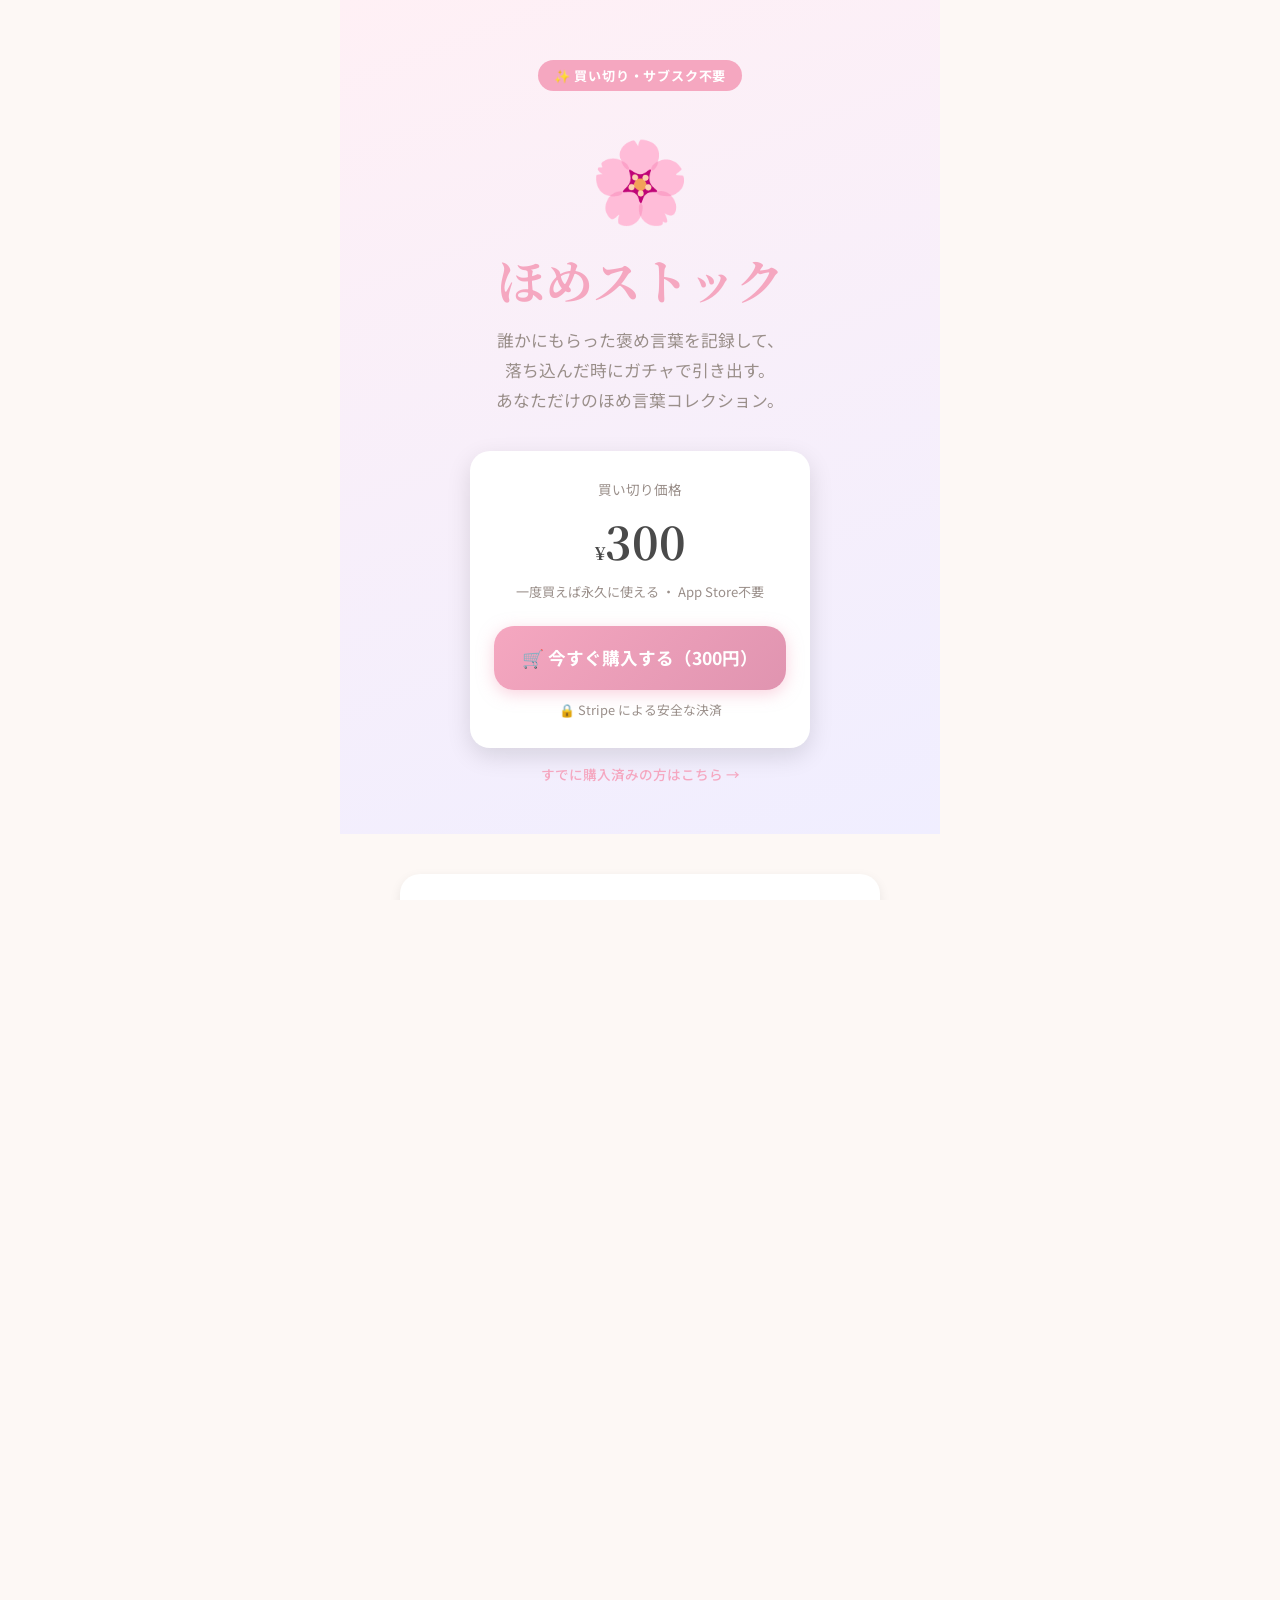
<file: index.html>
<!DOCTYPE html>
<html lang="ja">
<head>
<meta charset="UTF-8">
<meta name="viewport" content="width=device-width, initial-scale=1.0">
<title>ほめストック — もらった褒め言葉を貯めて引き出すアプリ</title>
<meta name="description" content="誰かにもらった褒め言葉を記録して、落ち込んだ時にガチャで引き出す。あなただけのほめ言葉コレクション。買い切り300円。">
<meta property="og:title" content="ほめストック">
<meta property="og:description" content="もらった褒め言葉を貯めて、落ち込んだ時にガチャで引き出す">
<meta property="og:image" content="icons/icon-512.png">
<link rel="icon" href="icons/icon-192.png">
<link rel="preconnect" href="https://fonts.googleapis.com">
<link rel="preconnect" href="https://fonts.gstatic.com" crossorigin>
<link href="https://fonts.googleapis.com/css2?family=Noto+Serif+JP:wght@400;700&family=Noto+Sans+JP:wght@400;500;700&display=swap" rel="stylesheet">
<link rel="stylesheet" href="style.css">
<style>
/* ── LP 専用スタイル ── */
body { overflow: auto; }

#lp-wrap {
  max-width: 600px;
  margin: 0 auto;
  min-height: 100vh;
}

/* Hero */
.hero {
  background: linear-gradient(160deg, #fff0f5 0%, #f0eeff 100%);
  padding: 60px 24px 48px;
  text-align: center;
}
@media (prefers-color-scheme: dark) {
  .hero { background: linear-gradient(160deg, #2a1520 0%, #1a1528 100%); }
}
.hero-badge {
  display: inline-block;
  background: var(--primary);
  color: #fff;
  border-radius: 50px;
  padding: 5px 16px;
  font-size: .82rem;
  font-weight: 700;
  letter-spacing: .06em;
  margin-bottom: 20px;
}
.hero h1 {
  font-family: var(--font-serif);
  font-size: clamp(2rem, 8vw, 3rem);
  color: var(--primary);
  margin-bottom: 16px;
  line-height: 1.2;
}
.hero-logo { font-size: 5rem; display: block; margin-bottom: 12px; }
.hero p {
  font-size: 1.05rem;
  color: var(--muted);
  line-height: 1.8;
  margin-bottom: 36px;
}

/* Price box */
.price-box {
  background: var(--card);
  border-radius: var(--radius);
  box-shadow: var(--shadow-lg);
  padding: 28px 24px;
  margin: 0 auto;
  max-width: 340px;
  text-align: center;
  margin-bottom: 16px;
}
.price-label { font-size: .85rem; color: var(--muted); margin-bottom: 4px; }
.price-amount {
  font-family: var(--font-serif);
  font-size: 2.8rem;
  font-weight: 700;
  color: var(--text);
  margin-bottom: 4px;
}
.price-amount span { font-size: 1.1rem; }
.price-note { font-size: .82rem; color: var(--muted); margin-bottom: 24px; }

#buy-btn {
  width: 100%;
  font-size: 1.1rem;
  padding: 18px;
  background: linear-gradient(135deg, var(--primary), #e094b0);
  color: #fff;
  border-radius: var(--radius);
  border: none;
  cursor: pointer;
  font-weight: 700;
  box-shadow: 0 4px 16px rgba(245,167,192,.5);
  transition: transform .15s, box-shadow .15s;
  text-decoration: none;
  display: block;
}
#buy-btn:active { transform: scale(.97); }
#buy-btn:hover  { box-shadow: 0 6px 24px rgba(245,167,192,.6); }

.secure-note {
  font-size: .8rem;
  color: var(--muted);
  display: flex;
  align-items: center;
  justify-content: center;
  gap: 4px;
  margin-top: 10px;
}

/* Features */
.section { padding: 48px 24px; }
.section h2 {
  font-family: var(--font-serif);
  font-size: 1.6rem;
  text-align: center;
  margin-bottom: 32px;
  line-height: 1.3;
}

.feature-list { display: flex; flex-direction: column; gap: 20px; }
.feature-item {
  display: flex;
  gap: 16px;
  align-items: flex-start;
}
.feature-icon { font-size: 2.2rem; flex-shrink: 0; }
.feature-body h3 { font-size: 1rem; font-weight: 700; margin-bottom: 4px; }
.feature-body p  { font-size: .9rem; color: var(--muted); line-height: 1.6; }

/* Screenshot mockup */
.mockup-section {
  padding: 32px 24px;
  background: linear-gradient(160deg, #fef5f8 0%, #f5f0ff 100%);
  text-align: center;
}
@media (prefers-color-scheme: dark) {
  .mockup-section { background: linear-gradient(160deg, #251520 0%, #1e1530 100%); }
}
.phone-frame {
  display: inline-block;
  background: var(--card);
  border-radius: 30px;
  box-shadow: var(--shadow-lg);
  padding: 24px 20px;
  border: 6px solid var(--text);
  max-width: 240px;
  width: 100%;
  text-align: left;
}
.phone-screen {
  background: var(--bg);
  border-radius: 16px;
  overflow: hidden;
  padding: 20px 16px;
}
.mock-header {
  font-family: var(--font-serif);
  font-size: 1rem;
  color: var(--primary);
  font-weight: 700;
  margin-bottom: 16px;
}
.mock-count {
  text-align: center;
  padding: 20px;
  background: linear-gradient(135deg, #fef0f5, #f0eeff);
  border-radius: 16px;
  margin-bottom: 12px;
}
.mock-count-num { font-size: 2.5rem; font-weight: 700; color: var(--primary); }
.mock-btn {
  background: var(--primary);
  color: #fff;
  border-radius: 50px;
  padding: 10px;
  text-align: center;
  font-size: .8rem;
  font-weight: 700;
  margin-bottom: 8px;
}
.mock-btn2 {
  background: var(--card);
  border: 1.5px solid var(--border);
  border-radius: 50px;
  padding: 10px;
  text-align: center;
  font-size: .8rem;
  font-weight: 500;
}

/* How to use */
.steps { display: flex; flex-direction: column; gap: 16px; }
.step {
  display: flex;
  gap: 16px;
  align-items: flex-start;
}
.step-num {
  width: 36px; height: 36px;
  background: var(--primary);
  color: #fff;
  border-radius: 50%;
  display: flex;
  align-items: center;
  justify-content: center;
  font-weight: 700;
  font-size: .95rem;
  flex-shrink: 0;
}
.step-body h3 { font-size: .95rem; font-weight: 700; margin-bottom: 2px; }
.step-body p  { font-size: .85rem; color: var(--muted); }

/* FAQ */
.faq-list { display: flex; flex-direction: column; gap: 12px; }
.faq-item {
  background: var(--card);
  border-radius: var(--radius);
  padding: 16px 20px;
  box-shadow: var(--shadow);
}
.faq-q { font-weight: 700; margin-bottom: 6px; font-size: .95rem; }
.faq-q::before { content: 'Q. '; color: var(--primary); }
.faq-a { font-size: .88rem; color: var(--muted); line-height: 1.6; }
.faq-a::before { content: 'A. '; font-weight: 500; }

/* CTA bottom */
.cta-bottom {
  padding: 48px 24px;
  text-align: center;
  background: linear-gradient(160deg, #fff0f5 0%, #f0eeff 100%);
}
@media (prefers-color-scheme: dark) {
  .cta-bottom { background: linear-gradient(160deg, #2a1520 0%, #1a1528 100%); }
}
.cta-bottom h2 { font-family: var(--font-serif); font-size: 1.5rem; margin-bottom: 12px; }
.cta-bottom p  { color: var(--muted); margin-bottom: 28px; font-size: .95rem; }

/* Footer */
footer {
  padding: 24px;
  text-align: center;
  font-size: .78rem;
  color: var(--muted);
  border-top: 1px solid var(--border);
}
footer a { color: var(--muted); }

/* Add to Home Screen guide */
.add-to-home {
  margin: 40px auto;
  max-width: 480px;
  padding: 24px;
  background: var(--card);
  border-radius: 20px;
  box-shadow: var(--shadow);
}
.add-to-home h2 {
  text-align: center;
  font-size: 1.2rem;
  margin-bottom: 20px;
  color: var(--text);
}
.device-guide {
  display: flex;
  flex-direction: column;
  gap: 20px;
}
.guide-item {
  background: var(--bg);
  border-radius: 12px;
  padding: 16px;
}
.guide-item h3 {
  font-size: 1rem;
  margin-bottom: 10px;
  color: var(--primary);
}
.guide-item ol {
  padding-left: 20px;
  font-size: .9rem;
  color: var(--muted);
  line-height: 1.8;
}
.note {
  font-size: .75rem;
  color: var(--muted);
  margin-top: 8px;
}
.add-note {
  text-align: center;
  font-size: .85rem;
  color: var(--muted);
  margin-top: 20px;
  line-height: 1.6;
}

/* Already have key */
.already-link {
  text-align: center;
  font-size: .85rem;
  color: var(--muted);
  margin-top: 12px;
}
.already-link a { color: var(--primary); text-decoration: none; font-weight: 500; }
</style>
</head>
<body>
<div id="lp-wrap">

  <!-- Hero -->
  <section class="hero">
    <span class="hero-badge">✨ 買い切り・サブスク不要</span>
    <span class="hero-logo">🌸</span>
    <h1>ほめストック</h1>
    <p>誰かにもらった褒め言葉を記録して、<br>落ち込んだ時にガチャで引き出す。<br>あなただけのほめ言葉コレクション。</p>

    <div class="price-box">
      <div class="price-label">買い切り価格</div>
      <div class="price-amount"><span>¥</span>300</div>
      <div class="price-note">一度買えば永久に使える ・ App Store不要</div>
      <!-- Stripe Checkout リンク。Phase 2 で実際の決済リンクに差し替え -->
      <a id="buy-btn" href="app.html" id="buy-btn">
        🛒 今すぐ購入する（300円）
      </a>
      <div class="secure-note">🔒 Stripe による安全な決済</div>
    </div>
    <div class="already-link">
      <a href="app.html">すでに購入済みの方はこちら →</a>
    </div>
  </section>

  <!-- ホーム画面に追加する方法 -->
  <section class="add-to-home">
    <h2>📱 アプリとして使う方法</h2>
    <div class="device-guide">
      <div class="guide-item">
        <h3>🍎 iPhoneの場合</h3>
        <ol>
          <li>Safariでこのページを開く</li>
          <li>下の共有ボタン（□↑）をタップ</li>
          <li>「ホーム画面に追加」を選ぶ</li>
          <li>「追加」をタップして完了</li>
        </ol>
        <p class="note">※ SafariのみホームへのPWA追加が可能です</p>
      </div>
      <div class="guide-item">
        <h3>🤖 Androidの場合</h3>
        <ol>
          <li>Chromeでこのページを開く</li>
          <li>右上のメニュー（⋮）をタップ</li>
          <li>「ホーム画面に追加」を選ぶ</li>
          <li>「追加」をタップして完了</li>
        </ol>
      </div>
    </div>
    <p class="add-note">ホーム画面に追加すると、アプリのように起動できます。<br>データはあなたのスマホ内に保存されます。</p>
  </section>

  <!-- Features -->
  <section class="section">
    <h2>ほめストックでできること</h2>
    <div class="feature-list">
      <div class="feature-item">
        <span class="feature-icon">💌</span>
        <div class="feature-body">
          <h3>ほめ言葉を貯める</h3>
          <p>仕事・家族・友人・恋人・自分など6つのカテゴリに分けて記録。いつ誰に言われたかも残せます。</p>
        </div>
      </div>
      <div class="feature-item">
        <span class="feature-icon">🎊</span>
        <div class="feature-body">
          <h3>ガチャで引き出す</h3>
          <p>落ち込んだ時、自信をなくした時。ボタンひとつでランダムに過去のほめ言葉が届きます。</p>
        </div>
      </div>
      <div class="feature-item">
        <span class="feature-icon">📱</span>
        <div class="feature-body">
          <h3>ホーム画面に追加できる</h3>
          <p>ブラウザから「ホーム画面に追加」でアプリのように使えます（PWA対応）。</p>
        </div>
      </div>
      <div class="feature-item">
        <span class="feature-icon">🔒</span>
        <div class="feature-body">
          <h3>データはあなたの端末に</h3>
          <p>記録はすべて端末内に保存。サーバーには送信されないので安心して使えます。</p>
        </div>
      </div>
    </div>
  </section>

  <!-- Mockup -->
  <section class="mockup-section">
    <h2 class="section-title" style="margin-bottom:24px">こんな画面です</h2>
    <div class="phone-frame">
      <div class="phone-screen">
        <div class="mock-header">🌸 ほめストック</div>
        <div class="mock-count">
          <div style="font-size:.75rem;color:var(--muted)">貯まったほめ言葉</div>
          <div class="mock-count-num">12</div>
          <div style="font-size:.75rem;color:var(--muted)">件</div>
        </div>
        <div class="mock-btn">🎊 ガチャを引く</div>
        <div class="mock-btn2">✏️ 新しいほめを記録する</div>
      </div>
    </div>
  </section>

  <!-- How to use -->
  <section class="section">
    <h2>使い方</h2>
    <div class="steps">
      <div class="step">
        <div class="step-num">1</div>
        <div class="step-body">
          <h3>購入してアプリを開く</h3>
          <p>300円で購入後、アクセスキーが届きます。app.htmlに入力してスタート。</p>
        </div>
      </div>
      <div class="step">
        <div class="step-num">2</div>
        <div class="step-body">
          <h3>ほめ言葉を記録する</h3>
          <p>カテゴリを選んで、言われた言葉と日付を入力。保存ボタンで花吹雪が舞います。</p>
        </div>
      </div>
      <div class="step">
        <div class="step-num">3</div>
        <div class="step-body">
          <h3>ガチャで引き出す</h3>
          <p>落ち込んだ時にガチャボタンを押すと、過去のほめ言葉がランダムで届きます。</p>
        </div>
      </div>
    </div>
  </section>

  <!-- FAQ -->
  <section class="section" style="padding-top: 0;">
    <h2>よくある質問</h2>
    <div class="faq-list">
      <div class="faq-item">
        <div class="faq-q">App Storeからダウンロードが必要ですか？</div>
        <div class="faq-a">不要です。ブラウザでそのまま使えます。「ホーム画面に追加」でアプリ感覚で利用できます。</div>
      </div>
      <div class="faq-item">
        <div class="faq-q">データはどこに保存されますか？</div>
        <div class="faq-a">すべてお使いの端末（ブラウザのlocalStorage）に保存されます。外部サーバーへの送信は一切ありません。</div>
      </div>
      <div class="faq-item">
        <div class="faq-q">機種変更したらデータは消えますか？</div>
        <div class="faq-a">現在のバージョンではデータは端末内に保存されるため、機種変更時にはデータが引き継がれません。バックアップ機能は今後追加予定です。</div>
      </div>
      <div class="faq-item">
        <div class="faq-q">サブスクリプションはありますか？</div>
        <div class="faq-a">ありません。一度購入すれば永久に無料でご利用いただけます。</div>
      </div>
    </div>
  </section>

  <!-- CTA bottom -->
  <section class="cta-bottom">
    <h2>あなたへのほめ言葉、<br>もっと大切に残そう。</h2>
    <p>買い切り300円。今すぐ始められます。</p>
    <a class="btn btn-primary btn-lg" href="app.html" style="display:inline-block;text-decoration:none;max-width:320px;width:100%">
      🛒 購入して始める（¥300）
    </a>
  </section>

  <!-- Footer -->
  <footer>
    <p>ほめストック by AETHERCORE</p>
    <p style="margin-top:8px">
      <a href="#">特定商取引法に基づく表記</a> ・
      <a href="#">プライバシーポリシー</a>
    </p>
  </footer>

</div>
</body>
</html>
</file>
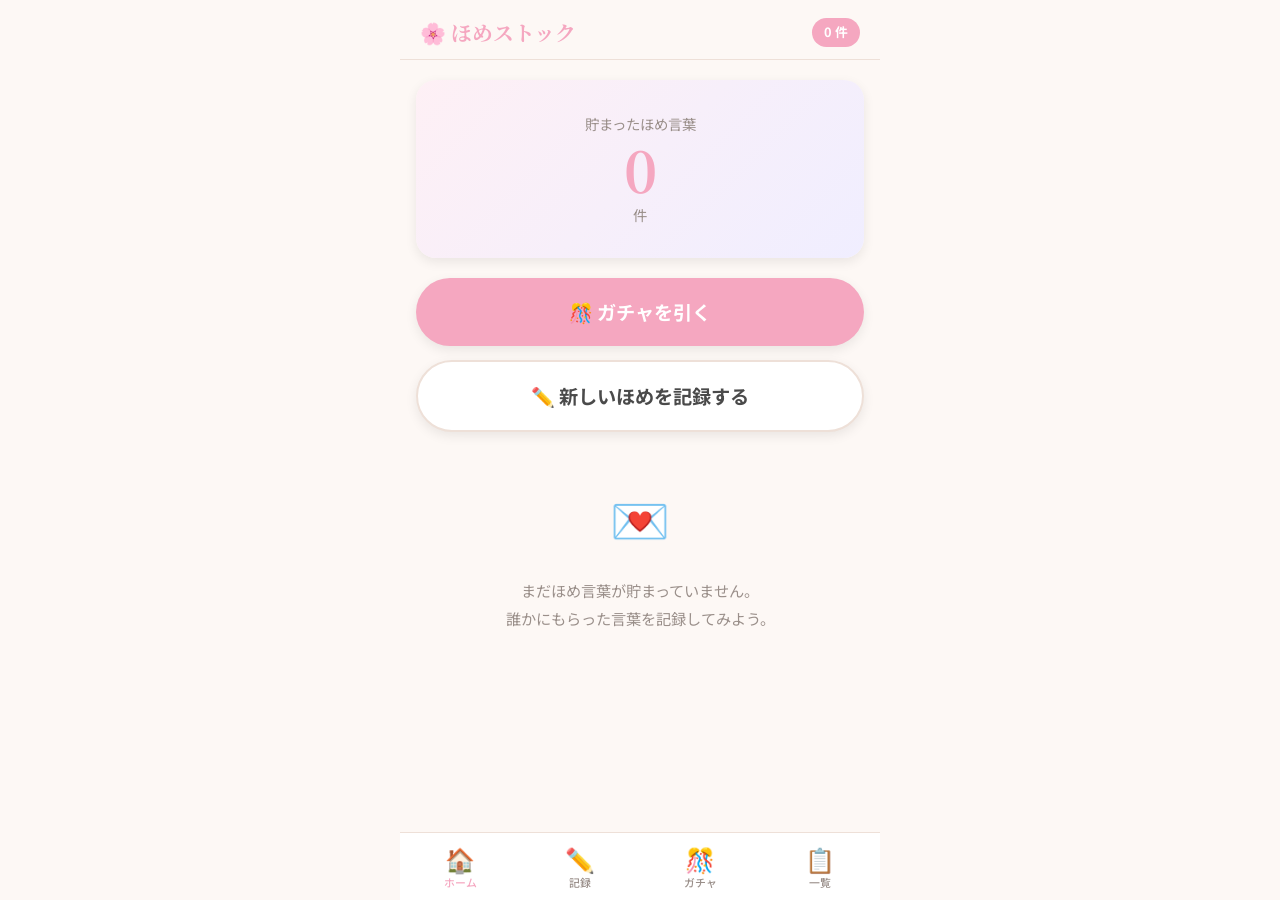
<file: app.html>
<!DOCTYPE html>
<html lang="ja">
<head>
<meta charset="UTF-8">
<meta name="viewport" content="width=device-width, initial-scale=1.0, viewport-fit=cover">
<title>ほめストック</title>
<link rel="manifest" href="manifest.json">
<meta name="theme-color" content="#F5A7C0">
<meta name="apple-mobile-web-app-capable" content="yes">
<meta name="apple-mobile-web-app-status-bar-style" content="default">
<meta name="apple-mobile-web-app-title" content="ほめストック">
<link rel="apple-touch-icon" href="icons/icon-192.png">
<link rel="preconnect" href="https://fonts.googleapis.com">
<link rel="preconnect" href="https://fonts.gstatic.com" crossorigin>
<link href="https://fonts.googleapis.com/css2?family=Noto+Serif+JP:wght@400;700&family=Noto+Sans+JP:wght@400;500;700&display=swap" rel="stylesheet">
<link rel="stylesheet" href="style.css">
<style>
/* ──── App Layout ──── */
#app {
  display: flex;
  flex-direction: column;
  height: 100dvh;
  max-width: 480px;
  margin: 0 auto;
  position: relative;
  overflow: hidden;
}

/* ──── Access Gate ──── */
#access-gate {
  position: fixed;
  inset: 0;
  background: var(--bg);
  z-index: 9000;
  display: flex;
  flex-direction: column;
  align-items: center;
  justify-content: center;
  padding: 32px;
  text-align: center;
  gap: 24px;
}
#access-gate .logo-big { font-size: 4rem; }
#access-gate h1 {
  font-family: var(--font-serif);
  font-size: 1.8rem;
  color: var(--primary);
}
#access-gate p { color: var(--muted); font-size: .95rem; }
#key-input-wrap {
  width: 100%;
  display: flex;
  flex-direction: column;
  gap: 12px;
}
#key-input {
  width: 100%;
  padding: 14px 18px;
  border: 2px solid var(--border);
  border-radius: var(--radius);
  background: var(--card);
  font-size: 1rem;
  text-align: center;
  letter-spacing: .08em;
}
#key-input:focus { border-color: var(--primary); }
#key-error { color: #e05c5c; font-size: .88rem; }
#gate-buy-link {
  color: var(--primary);
  font-size: .9rem;
  text-decoration: none;
  font-weight: 500;
}
#gate-buy-link:hover { text-decoration: underline; }

/* ──── Header ──── */
#app-header {
  background: var(--bg);
  padding: 16px 20px 10px;
  display: flex;
  align-items: center;
  justify-content: space-between;
  border-bottom: 1px solid var(--border);
  flex-shrink: 0;
}
#app-header h1 {
  font-family: var(--font-serif);
  font-size: 1.3rem;
  color: var(--primary);
}
#app-header .header-badge {
  background: var(--primary);
  color: #fff;
  border-radius: 50px;
  padding: 4px 12px;
  font-size: .8rem;
  font-weight: 700;
}

/* ──── Views ──── */
#views {
  flex: 1;
  overflow: hidden;
  position: relative;
}
.view {
  position: absolute;
  inset: 0;
  overflow-y: auto;
  padding: 20px 16px calc(var(--nav-h) + 16px);
  opacity: 0;
  pointer-events: none;
  transform: translateY(12px);
  transition: opacity .25s, transform .25s;
}
.view.active {
  opacity: 1;
  pointer-events: auto;
  transform: translateY(0);
}

/* ──── Bottom Nav ──── */
#bottom-nav {
  position: fixed;
  bottom: 0;
  left: 50%;
  transform: translateX(-50%);
  width: 100%;
  max-width: 480px;
  height: var(--nav-h);
  background: var(--card);
  border-top: 1px solid var(--border);
  display: flex;
  align-items: stretch;
  z-index: 100;
  padding-bottom: env(safe-area-inset-bottom, 0px);
}
.nav-btn {
  flex: 1;
  display: flex;
  flex-direction: column;
  align-items: center;
  justify-content: center;
  gap: 3px;
  color: var(--muted);
  font-size: .68rem;
  font-weight: 500;
  transition: color .2s;
  padding: 8px 4px 4px;
}
.nav-btn .nav-icon { font-size: 1.5rem; line-height: 1; }
.nav-btn.active { color: var(--primary); }

/* ──── ホーム画面 ──── */
#home-count-card {
  text-align: center;
  padding: 32px 20px;
  margin-bottom: 20px;
  background: linear-gradient(135deg, #fef0f5 0%, #f0eeff 100%);
}
@media (prefers-color-scheme: dark) {
  #home-count-card { background: linear-gradient(135deg, #2a1f25 0%, #1f1f2a 100%); }
}
#home-count-card .count-label {
  font-size: .9rem;
  color: var(--muted);
  margin-bottom: 6px;
}
#home-count-card .count-num {
  font-family: var(--font-serif);
  font-size: 3.5rem;
  font-weight: 700;
  color: var(--primary);
  line-height: 1;
  margin-bottom: 6px;
}
#home-count-card .count-unit { font-size: .9rem; color: var(--muted); }

.home-actions {
  display: flex;
  flex-direction: column;
  gap: 14px;
  margin-top: 8px;
}
.home-actions .btn { width: 100%; }

#latest-card { margin-top: 20px; }
#latest-card .latest-label {
  font-size: .85rem;
  color: var(--muted);
  margin-bottom: 10px;
}
#latest-praise-item {
  display: flex;
  gap: 12px;
  align-items: flex-start;
}
#latest-praise-item .cat-icon { font-size: 2rem; flex-shrink: 0; }
#latest-praise-item .praise-text-wrap .praise-text {
  font-size: 1rem;
  font-weight: 500;
  line-height: 1.5;
  margin-bottom: 4px;
}
#latest-praise-item .praise-text-wrap .praise-meta {
  font-size: .8rem;
  color: var(--muted);
}
#home-empty-msg {
  text-align: center;
  padding: 40px 20px;
  color: var(--muted);
  font-size: .95rem;
  line-height: 1.9;
}
#home-empty-msg .empty-icon { font-size: 3rem; margin-bottom: 12px; }

/* ──── 記録画面 ──── */
.record-section { margin-bottom: 24px; }
.record-section label {
  display: block;
  font-size: .85rem;
  font-weight: 700;
  color: var(--muted);
  text-transform: uppercase;
  letter-spacing: .06em;
  margin-bottom: 10px;
}

.category-grid {
  display: grid;
  grid-template-columns: repeat(3, 1fr);
  gap: 10px;
}
.cat-btn {
  background: var(--card);
  border: 2px solid var(--border);
  border-radius: 16px;
  padding: 12px 8px;
  text-align: center;
  font-size: .85rem;
  font-weight: 500;
  transition: border-color .2s, background .2s, transform .15s;
  cursor: pointer;
}
.cat-btn .cat-icon { font-size: 1.8rem; display: block; margin-bottom: 4px; }
.cat-btn:active { transform: scale(.95); }
.cat-btn.selected {
  border-color: var(--primary);
  background: #fff0f5;
}
@media (prefers-color-scheme: dark) {
  .cat-btn.selected { background: #2a1a22; }
}

#praise-text {
  width: 100%;
  padding: 14px 16px;
  border: 2px solid var(--border);
  border-radius: var(--radius);
  background: var(--card);
  resize: none;
  min-height: 100px;
  line-height: 1.6;
  transition: border-color .2s;
}
#praise-text:focus { border-color: var(--primary); }

#praise-date {
  padding: 12px 16px;
  border: 2px solid var(--border);
  border-radius: var(--radius);
  background: var(--card);
  width: 100%;
  font-size: 1rem;
  transition: border-color .2s;
}
#praise-date:focus { border-color: var(--primary); }

#save-btn {
  width: 100%;
  margin-top: 8px;
}

/* Save sparkle animation */
@keyframes sparkle {
  0%   { transform: scale(1); }
  30%  { transform: scale(1.08); }
  60%  { transform: scale(.97); }
  100% { transform: scale(1); }
}
.sparkle-anim { animation: sparkle .5s ease; }

/* ──── ガチャ画面 ──── */
#view-gacha {
  display: flex;
  flex-direction: column;
  align-items: center;
  justify-content: flex-start;
  min-height: 70vh;
}
.gacha-title {
  font-family: var(--font-serif);
  font-size: 1.5rem;
  color: var(--primary);
  text-align: center;
  margin-bottom: 8px;
}
.gacha-sub {
  color: var(--muted);
  font-size: .9rem;
  text-align: center;
  margin-bottom: 32px;
}

#gacha-machine {
  width: 180px;
  height: 180px;
  border-radius: 50%;
  background: linear-gradient(135deg, var(--primary), var(--secondary));
  box-shadow: 0 8px 32px rgba(245,167,192,.4);
  display: flex;
  align-items: center;
  justify-content: center;
  font-size: 5rem;
  cursor: pointer;
  transition: transform .15s, box-shadow .15s;
  margin-bottom: 32px;
  user-select: none;
}
#gacha-machine:hover {
  transform: scale(1.04);
  box-shadow: 0 12px 40px rgba(245,167,192,.5);
}
#gacha-machine:active { transform: scale(.96); }

@keyframes gachaSpin {
  0%   { transform: rotate(0deg) scale(1); }
  25%  { transform: rotate(-8deg) scale(1.06); }
  75%  { transform: rotate(8deg) scale(1.06); }
  100% { transform: rotate(0deg) scale(1); }
}
.gacha-spinning { animation: gachaSpin .4s ease-in-out; }

/* Result card */
#gacha-result {
  width: 100%;
  max-width: 360px;
  display: none;
}
#gacha-result.show { display: block; animation: resultAppear .5s cubic-bezier(.34,1.56,.64,1) both; }
@keyframes resultAppear {
  from { opacity: 0; transform: scale(.8) translateY(20px); }
  to   { opacity: 1; transform: scale(1) translateY(0); }
}

#gacha-result-card {
  background: var(--card);
  border-radius: var(--radius);
  box-shadow: var(--shadow-lg);
  padding: 28px 24px;
  text-align: center;
  border: 2px solid var(--primary);
  margin-bottom: 16px;
}
#result-cat-icon { font-size: 3rem; margin-bottom: 8px; }
#result-category {
  font-size: .85rem;
  color: var(--primary);
  font-weight: 700;
  margin-bottom: 12px;
  letter-spacing: .06em;
}
#result-text {
  font-family: var(--font-serif);
  font-size: 1.2rem;
  line-height: 1.7;
  color: var(--text);
  margin-bottom: 12px;
}
#result-date { font-size: .8rem; color: var(--muted); }

.gacha-btns { display: flex; gap: 10px; }
.gacha-btns .btn { flex: 1; }

#gacha-empty {
  text-align: center;
  color: var(--muted);
  padding: 20px;
  font-size: .95rem;
  line-height: 1.9;
}

/* ──── 一覧画面 ──── */
.filter-bar {
  display: flex;
  gap: 8px;
  overflow-x: auto;
  padding-bottom: 4px;
  margin-bottom: 16px;
  scrollbar-width: none;
}
.filter-bar::-webkit-scrollbar { display: none; }
.filter-chip {
  flex-shrink: 0;
  padding: 7px 16px;
  border-radius: 50px;
  background: var(--card);
  border: 1.5px solid var(--border);
  font-size: .85rem;
  font-weight: 500;
  cursor: pointer;
  transition: background .2s, border-color .2s, color .2s;
  white-space: nowrap;
}
.filter-chip.active {
  background: var(--primary);
  border-color: var(--primary);
  color: #fff;
}

#list-count {
  font-size: .85rem;
  color: var(--muted);
  margin-bottom: 12px;
}

#praise-list { display: flex; flex-direction: column; gap: 10px; }

.praise-item {
  background: var(--card);
  border-radius: var(--radius);
  box-shadow: var(--shadow);
  padding: 16px;
  display: flex;
  gap: 14px;
  align-items: flex-start;
  transition: opacity .25s;
  cursor: default;
  position: relative;
  overflow: hidden;
}
.praise-item .pi-icon { font-size: 2rem; flex-shrink: 0; }
.praise-item .pi-body { flex: 1; min-width: 0; }
.praise-item .pi-cat {
  font-size: .78rem;
  color: var(--primary);
  font-weight: 700;
  letter-spacing: .04em;
  margin-bottom: 4px;
}
.praise-item .pi-text {
  font-size: .95rem;
  line-height: 1.55;
  margin-bottom: 4px;
  word-break: break-all;
}
.praise-item .pi-date { font-size: .78rem; color: var(--muted); }
.praise-item .pi-del {
  background: #e05c5c;
  color: #fff;
  border: none;
  border-radius: 10px;
  padding: 4px 10px;
  font-size: .78rem;
  font-weight: 700;
  cursor: pointer;
  opacity: 0;
  transition: opacity .2s;
  flex-shrink: 0;
  align-self: flex-start;
  margin-top: 2px;
}
.praise-item.long-press .pi-del { opacity: 1; }
.praise-item.deleting { opacity: 0; transform: translateX(20px); transition: opacity .3s, transform .3s; }

#list-empty {
  text-align: center;
  padding: 60px 20px;
  color: var(--muted);
}
#list-empty .empty-icon { font-size: 3rem; margin-bottom: 12px; }
</style>
</head>
<body>

<!-- ── Toast ── -->
<div id="toast" aria-live="polite"></div>

<!-- ── Particles ── -->
<div id="particles"></div>

<!-- ── App ── -->
<div id="app">

  <!-- Access Gate -->
  <div id="access-gate" class="hidden">
    <div class="logo-big">🌸</div>
    <h1>ほめストック</h1>
    <p>アクセスキーを入力してください。<br>購入後にメールでお届けしたキーです。</p>
    <div id="key-input-wrap">
      <input id="key-input" type="text" placeholder="xxxx-xxxx-xxxx-xxxx" autocomplete="off" spellcheck="false">
      <button id="key-submit-btn" class="btn btn-primary">アクセスする</button>
      <span id="key-error" class="hidden">キーが正しくありません。もう一度確認してください。</span>
    </div>
    <a id="gate-buy-link" href="index.html">まだ購入していない方はこちら →</a>
  </div>

  <!-- Header -->
  <header id="app-header">
    <h1>🌸 ほめストック</h1>
    <span id="header-count-badge" class="header-badge">0 件</span>
  </header>

  <!-- Views container -->
  <div id="views">

    <!-- ホーム -->
    <section id="view-home" class="view active" role="main" aria-label="ホーム">
      <div id="home-count-card" class="card">
        <div class="count-label">貯まったほめ言葉</div>
        <div class="count-num" id="home-count">0</div>
        <div class="count-unit">件</div>
      </div>
      <div class="home-actions">
        <button class="btn btn-primary btn-lg" id="home-gacha-btn">
          🎊 ガチャを引く
        </button>
        <button class="btn btn-secondary btn-lg" id="home-record-btn">
          ✏️ 新しいほめを記録する
        </button>
      </div>
      <div id="latest-card" class="card hidden">
        <div class="latest-label">直近のほめ言葉</div>
        <div id="latest-praise-item">
          <div class="cat-icon" id="latest-cat-icon">💼</div>
          <div class="praise-text-wrap">
            <div class="praise-text" id="latest-praise-text"></div>
            <div class="praise-meta" id="latest-praise-meta"></div>
          </div>
        </div>
      </div>
      <div id="home-empty-msg">
        <div class="empty-icon">💌</div>
        <p>まだほめ言葉が貯まっていません。<br>誰かにもらった言葉を記録してみよう。</p>
      </div>
    </section>

    <!-- 記録 -->
    <section id="view-record" class="view" role="main" aria-label="記録">
      <h2 class="section-title">ほめを記録する</h2>

      <div class="record-section">
        <label>カテゴリ</label>
        <div class="category-grid" id="category-grid">
          <!-- JS で生成 -->
        </div>
      </div>

      <div class="record-section">
        <label for="praise-text">何を言われた？</label>
        <textarea id="praise-text" placeholder="例：「いつも丁寧な仕事ぶりで助かってます」" rows="4" maxlength="300"></textarea>
      </div>

      <div class="record-section">
        <label for="praise-date">日付</label>
        <input type="date" id="praise-date">
      </div>

      <button class="btn btn-primary btn-lg" id="save-btn">
        💾 保存する
      </button>
    </section>

    <!-- ガチャ -->
    <section id="view-gacha" class="view" role="main" aria-label="ガチャ">
      <h2 class="gacha-title">ほめガチャ</h2>
      <p class="gacha-sub">ボタンを押してほめ言葉を引き出そう</p>

      <div id="gacha-machine" title="ガチャを引く" role="button" tabindex="0" aria-label="ガチャを引く">
        🎊
      </div>

      <div id="gacha-result">
        <div id="gacha-result-card">
          <div id="result-cat-icon">💼</div>
          <div id="result-category">仕事</div>
          <div id="result-text"></div>
          <div id="result-date"></div>
        </div>
        <div class="gacha-btns">
          <button class="btn btn-primary" id="gacha-again-btn">もう1回 🎊</button>
          <button class="btn btn-secondary" id="gacha-close-btn">閉じる</button>
        </div>
      </div>

      <div id="gacha-empty" class="hidden">
        <p>📭 まだほめ言葉がありません。<br>まず記録画面で登録してみよう！</p>
        <button class="btn btn-primary" style="margin-top:16px" id="gacha-go-record-btn">
          ✏️ 記録する
        </button>
      </div>
    </section>

    <!-- 一覧 -->
    <section id="view-list" class="view" role="main" aria-label="一覧">
      <h2 class="section-title">ほめ言葉一覧</h2>

      <div class="filter-bar" id="filter-bar">
        <!-- JS で生成 -->
      </div>

      <div id="list-count"></div>
      <div id="praise-list"></div>
      <div id="list-empty" class="hidden">
        <div class="empty-icon">📭</div>
        <p>まだ記録がありません。</p>
      </div>
    </section>

  </div><!-- /views -->

  <!-- Bottom Nav -->
  <nav id="bottom-nav" role="navigation" aria-label="メインナビ">
    <button class="nav-btn active" data-view="home" aria-label="ホーム">
      <span class="nav-icon">🏠</span>ホーム
    </button>
    <button class="nav-btn" data-view="record" aria-label="記録">
      <span class="nav-icon">✏️</span>記録
    </button>
    <button class="nav-btn" data-view="gacha" aria-label="ガチャ">
      <span class="nav-icon">🎊</span>ガチャ
    </button>
    <button class="nav-btn" data-view="list" aria-label="一覧">
      <span class="nav-icon">📋</span>一覧
    </button>
  </nav>

</div><!-- /app -->

<script>
/* ══════════════════════════════════════════════════════════
   ほめストック — App Script
══════════════════════════════════════════════════════════ */

// ── 定数 ────────────────────────────────────────────────
const STORAGE_KEY  = 'hm_praises';
const ACCESS_KEY   = 'hm_access';
// 開発用: 空にするとキー認証なしで使用可能。本番は購入者のキーを検証するサーバーが必要。
// Phase 2 で Stripe CHECKOUT_SESSION_ID を検証する予定。
const REQUIRE_KEY  = false; // GitHub Pages テスト用は false

const CATEGORIES = [
  { id: 'work',   label: '仕事',   icon: '💼' },
  { id: 'family', label: '家族',   icon: '🏠' },
  { id: 'friend', label: '友人',   icon: '👫' },
  { id: 'love',   label: '恋人',   icon: '💕' },
  { id: 'self',   label: '自分',   icon: '✨' },
  { id: 'other',  label: 'その他', icon: '🌟' },
];

const PARTICLE_CHARS = ['🌸','⭐','🌼','💫','🎉','🌺','✨','🎊','🌷','💖'];

// ── State ────────────────────────────────────────────────
let praises = [];
let selectedCategory = CATEGORIES[0].id;
let currentFilter = 'all';

// ── Helpers ──────────────────────────────────────────────
function uuid() {
  return 'xxxxxxxx-xxxx-4xxx-yxxx-xxxxxxxxxxxx'.replace(/[xy]/g, c => {
    const r = Math.random() * 16 | 0;
    return (c === 'x' ? r : (r & 0x3 | 0x8)).toString(16);
  });
}

function today() {
  return new Date().toISOString().split('T')[0];
}

function formatDate(d) {
  const [y, m, day] = d.split('-');
  return `${y}年${parseInt(m)}月${parseInt(day)}日`;
}

function getCat(id) {
  return CATEGORIES.find(c => c.id === id) || CATEGORIES[5];
}

function loadPraises() {
  try {
    praises = JSON.parse(localStorage.getItem(STORAGE_KEY) || '[]');
  } catch { praises = []; }
}

function savePraises() {
  localStorage.setItem(STORAGE_KEY, JSON.stringify(praises));
}

function showToast(msg, duration = 2200) {
  const t = document.getElementById('toast');
  t.textContent = msg;
  t.classList.add('show');
  setTimeout(() => t.classList.remove('show'), duration);
}

function launchParticles(count = 18) {
  const container = document.getElementById('particles');
  for (let i = 0; i < count; i++) {
    setTimeout(() => {
      const el = document.createElement('div');
      el.className = 'particle';
      el.textContent = PARTICLE_CHARS[Math.floor(Math.random() * PARTICLE_CHARS.length)];
      el.style.left  = Math.random() * 100 + 'vw';
      el.style.top   = (60 + Math.random() * 30) + 'vh';
      el.style.animationDuration = (1.2 + Math.random() * 1) + 's';
      container.appendChild(el);
      setTimeout(() => el.remove(), 2400);
    }, i * 60);
  }
}

// ── Access Gate ──────────────────────────────────────────
function checkAccess() {
  if (!REQUIRE_KEY) { initApp(); return; }

  const stored = localStorage.getItem(ACCESS_KEY);
  if (stored) { initApp(); return; }

  // URLパラメータ（Stripe success_url から）
  const params = new URLSearchParams(location.search);
  const keyParam = params.get('key');
  if (keyParam && keyParam.length > 8) {
    localStorage.setItem(ACCESS_KEY, keyParam);
    // URLをクリーン（キーをURLバーから消す）
    history.replaceState(null, '', location.pathname);
    initApp();
    return;
  }

  // Gate を表示
  document.getElementById('access-gate').classList.remove('hidden');
}

document.getElementById('key-submit-btn').addEventListener('click', () => {
  const val = document.getElementById('key-input').value.trim();
  const err  = document.getElementById('key-error');
  // Phase 2: サーバーで検証予定。今は長さチェックのみ
  if (val.length >= 6) {
    err.classList.add('hidden');
    localStorage.setItem(ACCESS_KEY, val);
    document.getElementById('access-gate').classList.add('hidden');
    initApp();
  } else {
    err.classList.remove('hidden');
  }
});

// ── Navigation ───────────────────────────────────────────
let activeView = 'home';

function switchView(view) {
  document.querySelectorAll('.view').forEach(el => el.classList.remove('active'));
  document.querySelectorAll('.nav-btn').forEach(el => el.classList.remove('active'));

  const viewEl = document.getElementById(`view-${view}`);
  if (!viewEl) return;
  viewEl.classList.add('active');

  document.querySelectorAll('.nav-btn').forEach(btn => {
    if (btn.dataset.view === view) btn.classList.add('active');
  });
  activeView = view;

  if (view === 'gacha') setupGachaView();
  if (view === 'list')  renderList();
  if (view === 'home')  renderHome();
}

document.querySelectorAll('.nav-btn').forEach(btn => {
  btn.addEventListener('click', () => switchView(btn.dataset.view));
});

// ── Home View ────────────────────────────────────────────
function renderHome() {
  const count = praises.length;
  document.getElementById('home-count').textContent = count;
  document.getElementById('header-count-badge').textContent = `${count} 件`;

  const emptyMsg   = document.getElementById('home-empty-msg');
  const latestCard = document.getElementById('latest-card');

  if (count === 0) {
    emptyMsg.classList.remove('hidden');
    latestCard.classList.add('hidden');
  } else {
    emptyMsg.classList.add('hidden');
    latestCard.classList.remove('hidden');
    const latest = [...praises].sort((a,b) => (b.createdAt||'').localeCompare(a.createdAt||''))[0];
    const cat    = getCat(latest.category);
    document.getElementById('latest-cat-icon').textContent  = cat.icon;
    document.getElementById('latest-praise-text').textContent = latest.text;
    document.getElementById('latest-praise-meta').textContent = `${cat.label} ・ ${formatDate(latest.date)}`;
  }
}

document.getElementById('home-gacha-btn').addEventListener('click', () => {
  if (praises.length === 0) {
    showToast('まずほめ言葉を記録してね💌');
    return;
  }
  switchView('gacha');
  setTimeout(pullGacha, 300);
});

document.getElementById('home-record-btn').addEventListener('click', () => switchView('record'));

// ── Record View ──────────────────────────────────────────
function buildCategoryGrid() {
  const grid = document.getElementById('category-grid');
  grid.innerHTML = '';
  CATEGORIES.forEach(cat => {
    const btn = document.createElement('button');
    btn.className = 'cat-btn' + (cat.id === selectedCategory ? ' selected' : '');
    btn.dataset.id = cat.id;
    btn.innerHTML = `<span class="cat-icon">${cat.icon}</span>${cat.label}`;
    btn.addEventListener('click', () => {
      selectedCategory = cat.id;
      document.querySelectorAll('.cat-btn').forEach(b => b.classList.remove('selected'));
      btn.classList.add('selected');
    });
    grid.appendChild(btn);
  });
}

// 今日の日付をデフォルトセット
document.getElementById('praise-date').value = today();

document.getElementById('save-btn').addEventListener('click', () => {
  const text = document.getElementById('praise-text').value.trim();
  const date = document.getElementById('praise-date').value;

  if (!text) { showToast('内容を入力してください'); return; }
  if (!date) { showToast('日付を選んでください'); return; }

  const praise = {
    id:        uuid(),
    category:  selectedCategory,
    text,
    date,
    createdAt: new Date().toISOString(),
  };
  praises.unshift(praise);
  savePraises();

  // Reset form
  document.getElementById('praise-text').value = '';
  document.getElementById('praise-date').value = today();

  // Sparkle animation on button
  const btn = document.getElementById('save-btn');
  btn.classList.add('sparkle-anim');
  btn.textContent = '🎉 保存しました！';
  setTimeout(() => {
    btn.classList.remove('sparkle-anim');
    btn.textContent = '💾 保存する';
  }, 1500);

  launchParticles(14);
  renderHome();
  showToast('ほめ言葉を保存しました 🌸');
});

// ── Gacha View ───────────────────────────────────────────
function setupGachaView() {
  const resultEl = document.getElementById('gacha-result');
  const emptyEl  = document.getElementById('gacha-empty');
  const machineEl = document.getElementById('gacha-machine');

  if (praises.length === 0) {
    resultEl.style.display = 'none';
    emptyEl.classList.remove('hidden');
    machineEl.style.opacity = '.4';
    machineEl.style.pointerEvents = 'none';
  } else {
    emptyEl.classList.add('hidden');
    machineEl.style.opacity = '';
    machineEl.style.pointerEvents = '';
  }
}

function pullGacha() {
  if (praises.length === 0) return;

  const machineEl = document.getElementById('gacha-machine');
  const resultEl  = document.getElementById('gacha-result');

  // Spin animation
  machineEl.classList.remove('gacha-spinning');
  void machineEl.offsetWidth; // reflow
  machineEl.classList.add('gacha-spinning');
  machineEl.textContent = '🎊';

  setTimeout(() => {
    const praise = praises[Math.floor(Math.random() * praises.length)];
    const cat    = getCat(praise.category);

    document.getElementById('result-cat-icon').textContent   = cat.icon;
    document.getElementById('result-category').textContent   = cat.label;
    document.getElementById('result-text').textContent       = praise.text;
    document.getElementById('result-date').textContent       = formatDate(praise.date);

    resultEl.style.display = '';
    resultEl.classList.remove('show');
    void resultEl.offsetWidth;
    resultEl.classList.add('show');

    launchParticles(20);
  }, 420);
}

document.getElementById('gacha-machine').addEventListener('click', pullGacha);
document.getElementById('gacha-machine').addEventListener('keydown', e => {
  if (e.key === 'Enter' || e.key === ' ') pullGacha();
});
document.getElementById('gacha-again-btn').addEventListener('click', pullGacha);
document.getElementById('gacha-close-btn').addEventListener('click', () => {
  document.getElementById('gacha-result').style.display = 'none';
});
document.getElementById('gacha-go-record-btn')?.addEventListener('click', () => switchView('record'));

// ── List View ────────────────────────────────────────────
function buildFilterBar() {
  const bar = document.getElementById('filter-bar');
  bar.innerHTML = '';
  const all = document.createElement('button');
  all.className = `filter-chip ${currentFilter === 'all' ? 'active' : ''}`;
  all.textContent = 'すべて';
  all.addEventListener('click', () => { currentFilter = 'all'; renderList(); });
  bar.appendChild(all);

  CATEGORIES.forEach(cat => {
    const chip = document.createElement('button');
    chip.className = `filter-chip ${currentFilter === cat.id ? 'active' : ''}`;
    chip.textContent = `${cat.icon} ${cat.label}`;
    chip.addEventListener('click', () => { currentFilter = cat.id; renderList(); });
    bar.appendChild(chip);
  });
}

let longPressTimer = null;

function renderList() {
  buildFilterBar();

  const filtered = currentFilter === 'all'
    ? praises
    : praises.filter(p => p.category === currentFilter);

  document.getElementById('list-count').textContent = `${filtered.length} 件`;

  const listEl  = document.getElementById('praise-list');
  const emptyEl = document.getElementById('list-empty');
  listEl.innerHTML = '';

  if (filtered.length === 0) {
    emptyEl.classList.remove('hidden');
    return;
  }
  emptyEl.classList.add('hidden');

  filtered.forEach(praise => {
    const cat  = getCat(praise.category);
    const item = document.createElement('div');
    item.className = 'praise-item';
    item.dataset.id = praise.id;
    item.innerHTML = `
      <div class="pi-icon">${cat.icon}</div>
      <div class="pi-body">
        <div class="pi-cat">${cat.label}</div>
        <div class="pi-text">${escHtml(praise.text)}</div>
        <div class="pi-date">${formatDate(praise.date)}</div>
      </div>
      <button class="pi-del" aria-label="削除" title="削除">削除</button>
    `;

    // Long press to reveal delete button
    const startLong = () => {
      longPressTimer = setTimeout(() => {
        document.querySelectorAll('.praise-item').forEach(el => el.classList.remove('long-press'));
        item.classList.add('long-press');
      }, 600);
    };
    const cancelLong = () => { clearTimeout(longPressTimer); };

    item.addEventListener('touchstart', startLong, { passive: true });
    item.addEventListener('touchend',   cancelLong);
    item.addEventListener('touchmove',  cancelLong);
    item.addEventListener('mousedown',  startLong);
    item.addEventListener('mouseup',    cancelLong);

    // Delete button
    item.querySelector('.pi-del').addEventListener('click', () => {
      if (!item.classList.contains('long-press') && !confirm('このほめ言葉を削除しますか？')) return;
      item.classList.add('deleting');
      setTimeout(() => {
        praises = praises.filter(p => p.id !== praise.id);
        savePraises();
        renderList();
        renderHome();
        showToast('削除しました');
      }, 300);
    });

    listEl.appendChild(item);
  });
}

// Dismiss long-press on outside click
document.addEventListener('click', e => {
  if (!e.target.closest('.praise-item')) {
    document.querySelectorAll('.praise-item').forEach(el => el.classList.remove('long-press'));
  }
});

// ── Utils ────────────────────────────────────────────────
function escHtml(s) {
  return s.replace(/&/g,'&amp;').replace(/</g,'&lt;').replace(/>/g,'&gt;').replace(/"/g,'&quot;');
}

// ── Service Worker ───────────────────────────────────────
if ('serviceWorker' in navigator) {
  navigator.serviceWorker.register('sw.js').catch(() => {});
}

// ── Init ─────────────────────────────────────────────────
function initApp() {
  loadPraises();
  buildCategoryGrid();
  renderHome();
}

checkAccess();
</script>
</body>
</html>
</file>
<file: style.css>
/* ──────────────────────────────────────────────────────
   ほめストック — 共通スタイル
────────────────────────────────────────────────────── */

:root {
  --primary:   #F5A7C0;
  --secondary: #A7C5F5;
  --accent:    #F5D4A7;
  --bg:        #FDF8F5;
  --text:      #4A4A4A;
  --card:      #FFFFFF;
  --border:    #EEE0D8;
  --muted:     #9A8F8A;
  --success:   #7EC8A4;
  --radius:    20px;
  --shadow:    0 4px 12px rgba(0,0,0,0.08);
  --shadow-lg: 0 8px 24px rgba(0,0,0,0.12);
  --nav-h:     68px;
  --font-serif: 'Noto Serif JP', serif;
  --font-sans:  'Noto Sans JP', sans-serif;
}

@media (prefers-color-scheme: dark) {
  :root {
    --bg:        #1E1A1C;
    --card:      #2A2426;
    --text:      #EDE0D8;
    --border:    #3A3236;
    --muted:     #8A7A78;
    --shadow:    0 4px 12px rgba(0,0,0,0.3);
    --shadow-lg: 0 8px 24px rgba(0,0,0,0.4);
  }
}

*, *::before, *::after {
  box-sizing: border-box;
  margin: 0;
  padding: 0;
  -webkit-tap-highlight-color: transparent;
}

html, body {
  height: 100%;
  overflow: hidden;
  background: var(--bg);
  color: var(--text);
  font-family: var(--font-sans);
  font-size: 16px;
  line-height: 1.6;
  -webkit-font-smoothing: antialiased;
}

button {
  cursor: pointer;
  border: none;
  background: none;
  font-family: inherit;
  font-size: inherit;
  color: inherit;
  outline: none;
}

input, textarea, select {
  font-family: inherit;
  font-size: inherit;
  color: var(--text);
  background: var(--bg);
  outline: none;
}

/* ── Utilities ── */
.hidden { display: none !important; }
.sr-only { position: absolute; width: 1px; height: 1px; overflow: hidden; clip: rect(0,0,0,0); }

.btn {
  display: inline-flex;
  align-items: center;
  justify-content: center;
  gap: 8px;
  padding: 14px 28px;
  border-radius: var(--radius);
  font-weight: 700;
  font-size: 1rem;
  transition: transform .15s, box-shadow .15s, opacity .15s;
}
.btn:active { transform: scale(.96); }
.btn-primary {
  background: var(--primary);
  color: #fff;
  box-shadow: var(--shadow);
}
.btn-primary:hover { box-shadow: var(--shadow-lg); }
.btn-secondary {
  background: var(--card);
  color: var(--text);
  border: 2px solid var(--border);
  box-shadow: var(--shadow);
}
.btn-accent {
  background: var(--accent);
  color: var(--text);
  box-shadow: var(--shadow);
}
.btn-lg {
  padding: 20px 40px;
  font-size: 1.2rem;
  border-radius: 50px;
}

/* ── Card ── */
.card {
  background: var(--card);
  border-radius: var(--radius);
  box-shadow: var(--shadow);
  padding: 20px;
}

/* ── Section title ── */
.section-title {
  font-family: var(--font-serif);
  font-size: 1.4rem;
  font-weight: 700;
  margin-bottom: 16px;
  letter-spacing: .04em;
}

/* ── Loading spinner ── */
.spinner {
  width: 36px; height: 36px;
  border: 3px solid var(--border);
  border-top-color: var(--primary);
  border-radius: 50%;
  animation: spin .8s linear infinite;
  margin: 40px auto;
}
@keyframes spin { to { transform: rotate(360deg); } }

/* ── Toast notification ── */
#toast {
  position: fixed;
  bottom: calc(var(--nav-h) + 20px);
  left: 50%;
  transform: translateX(-50%) translateY(20px);
  background: var(--text);
  color: var(--bg);
  padding: 12px 24px;
  border-radius: 50px;
  font-size: .9rem;
  font-weight: 500;
  opacity: 0;
  pointer-events: none;
  z-index: 9999;
  transition: opacity .3s, transform .3s;
  white-space: nowrap;
}
#toast.show {
  opacity: 1;
  transform: translateX(-50%) translateY(0);
}

/* ── Particles ── */
#particles {
  position: fixed;
  inset: 0;
  pointer-events: none;
  z-index: 500;
  overflow: hidden;
}
.particle {
  position: absolute;
  font-size: 1.4rem;
  animation: floatUp 1.8s ease-out forwards;
}
@keyframes floatUp {
  0%   { opacity: 1; transform: translateY(0) scale(1) rotate(0deg); }
  100% { opacity: 0; transform: translateY(-300px) scale(.4) rotate(720deg); }
}
</file>
